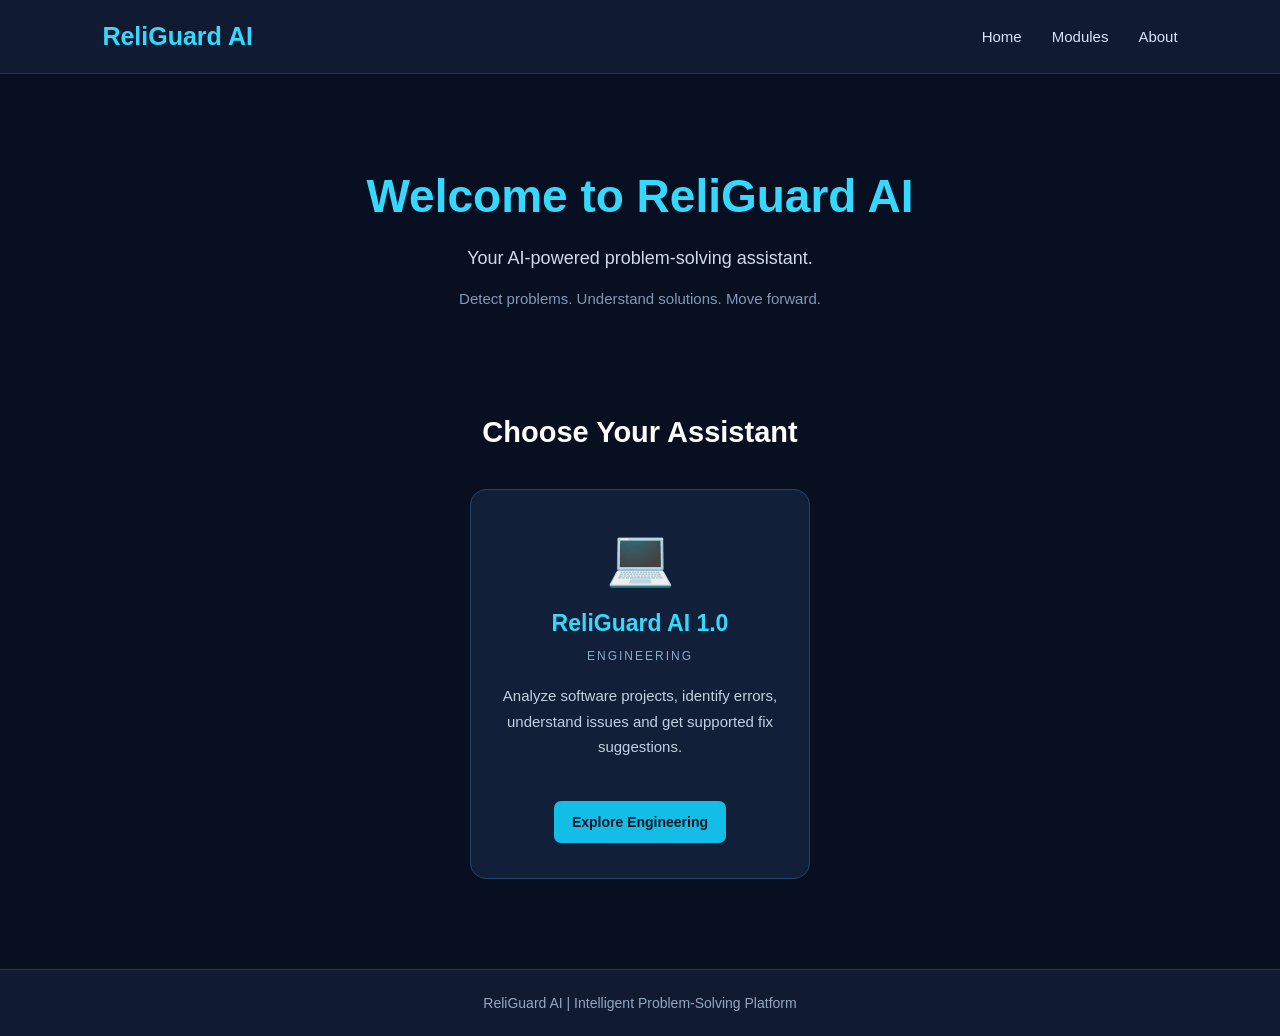
<file: index.html>
<!DOCTYPE html>
<html lang="en">
<head>
    <meta charset="UTF-8">
    <meta name="viewport" content="width=device-width, initial-scale=1.0">
    <title>ReliGuard AI</title>
    <link rel="stylesheet" href="style.css">
</head>
<body>

<header class="navbar">
    <h2>ReliGuard AI</h2>
    <nav>
        <a href="#home">Home</a>
        <a href="#modules">Modules</a>
        <a href="#about">About</a>
    </nav>
</header>

<main>
    <section class="hero" id="home">
        <h1>Welcome to ReliGuard AI</h1>
        <p>Your AI-powered problem-solving assistant.</p>
        <p class="tagline">
            Detect problems. Understand solutions. Move forward.
        </p>
    </section>

    <section class="modules" id="modules">
        <h2>Choose Your Assistant</h2>

        <div class="module-container">
            <div class="module-card">
                <div class="module-icon">
                    <span>💻</span>
                </div>

                <h3>ReliGuard AI 1.0</h3>
                <p class="category">ENGINEERING</p>

                <p>
                    Analyze software projects, identify errors,
                    understand issues and get supported fix suggestions.
                </p>

                <button
                    type="button"
                    onclick="window.location.href='engineering/index.html'">
                    Explore Engineering
                </button>
            </div>
        </div>
    </section>
</main>

<footer id="about">
    <p>ReliGuard AI | Intelligent Problem-Solving Platform</p>
</footer>

<script src="script.js"></script>
</body>
</html>
</file>
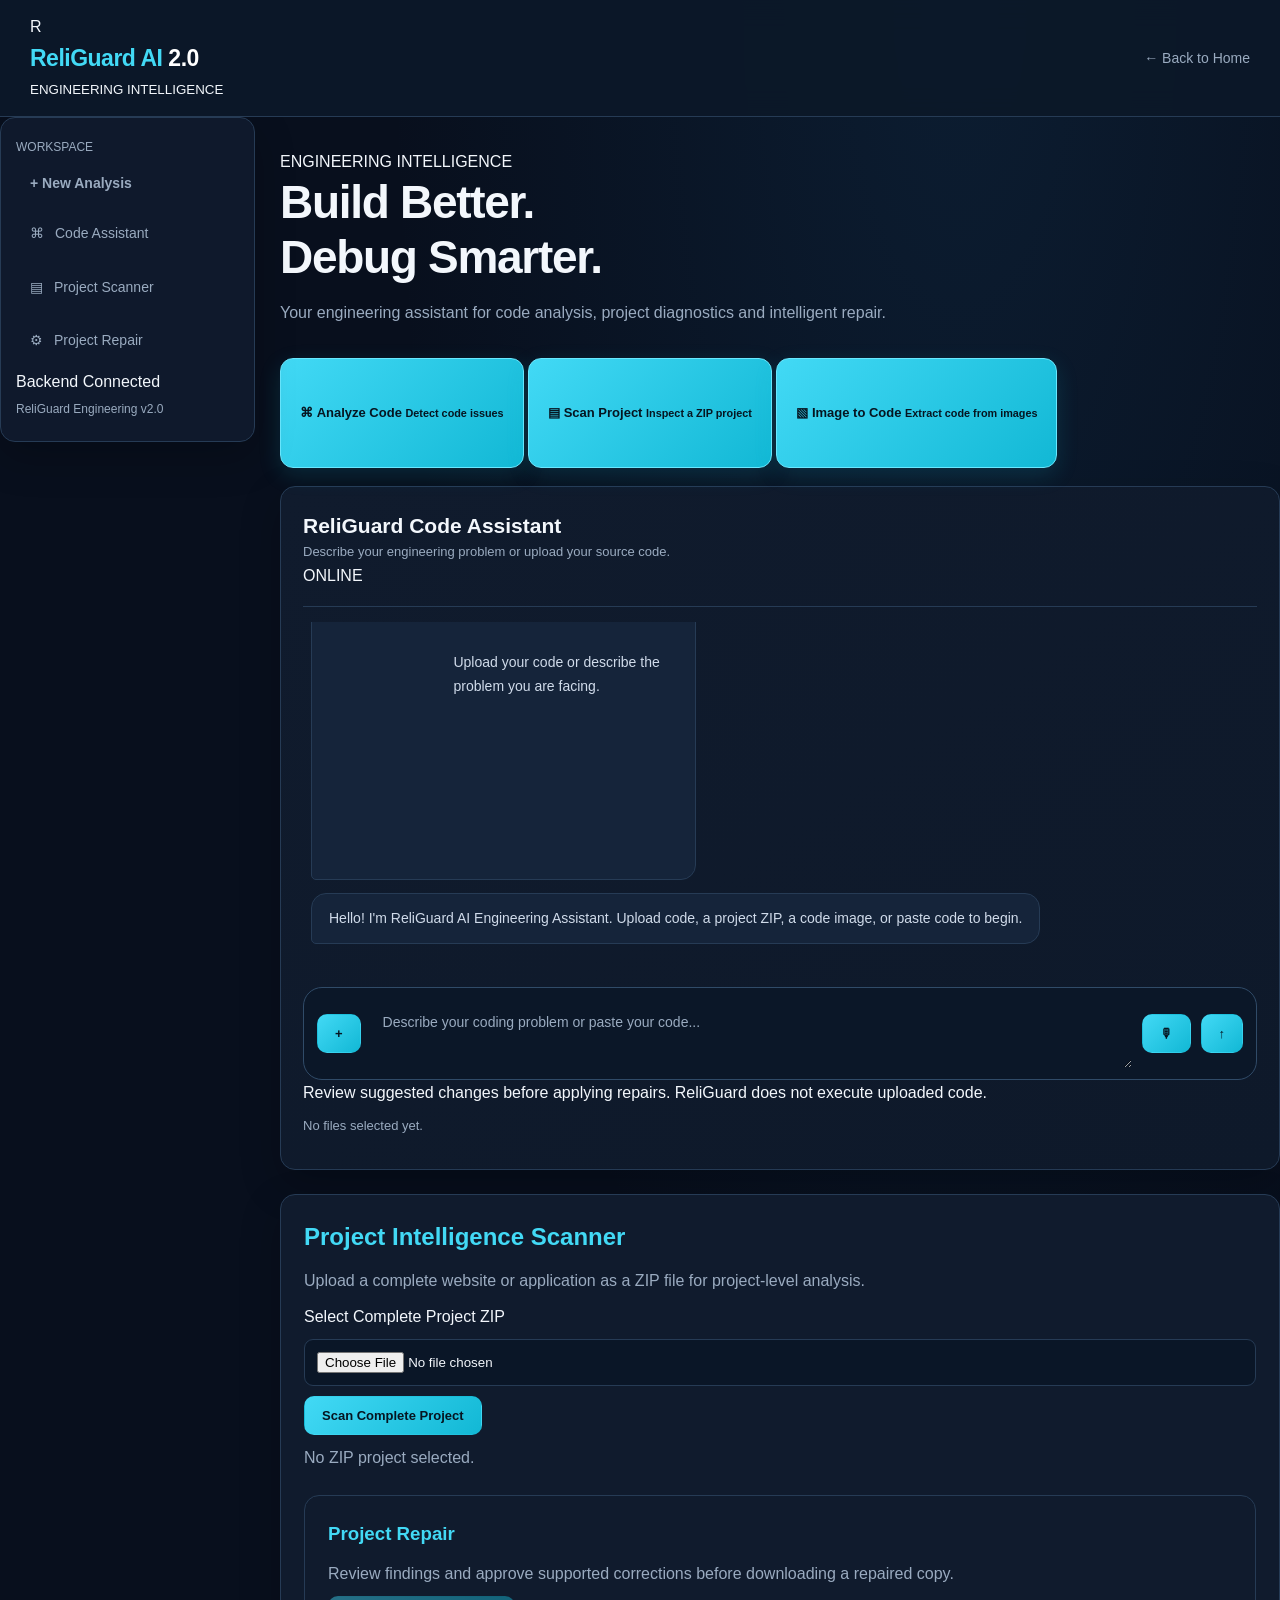
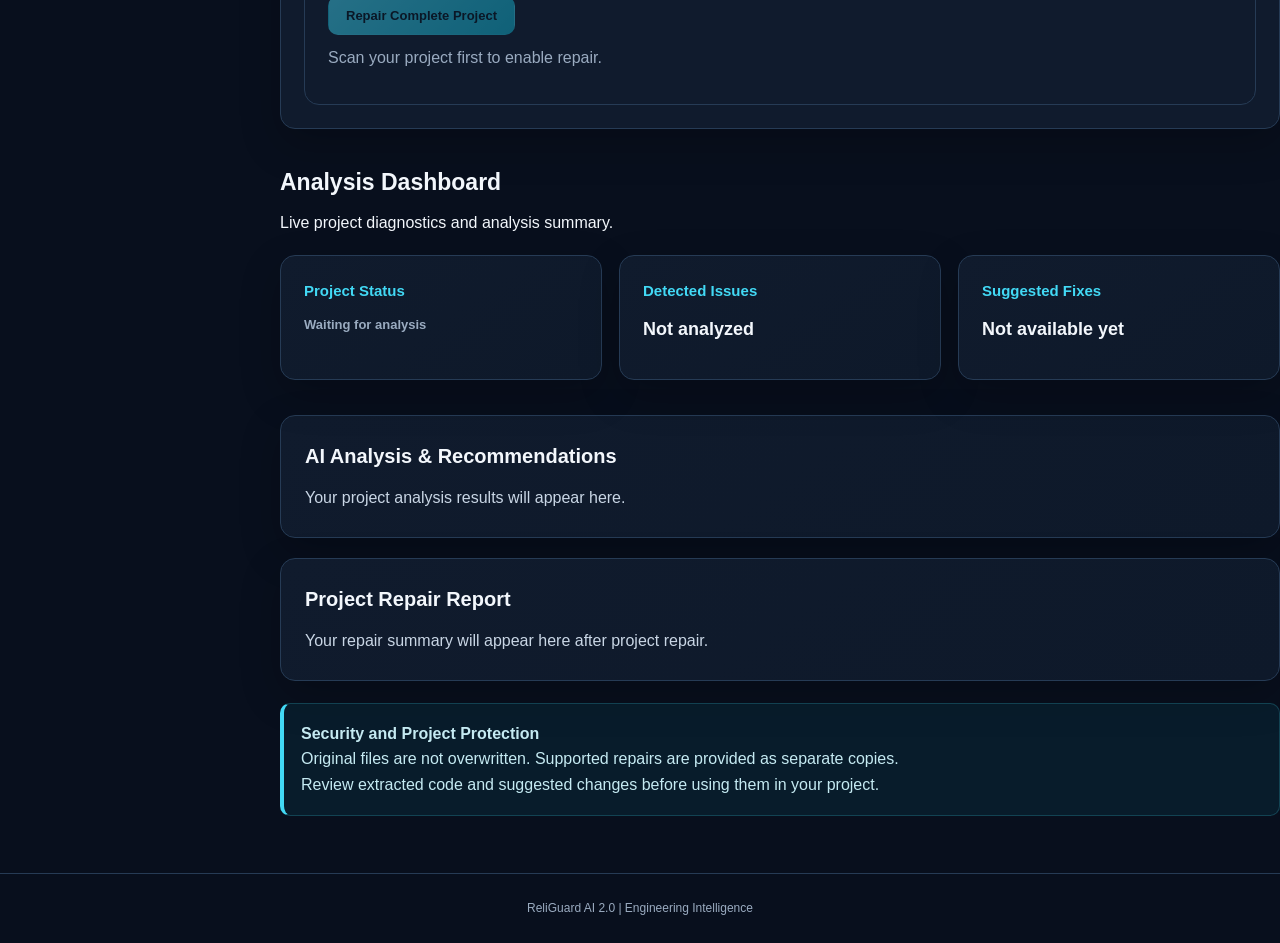
<file: engineering/index.html>
<!DOCTYPE html>
<html lang="en">
<head>
    <meta charset="UTF-8">
    <meta name="viewport" content="width=device-width, initial-scale=1.0">

    <title>ReliGuard AI 2.0 | Engineering Intelligence</title>

    <link rel="stylesheet" href="engineering.css">
</head>

<body>

    <!-- NAVIGATION -->
    <header class="navbar">

        <div class="brand">
            <div class="brand-icon">R</div>

            <div>
                <h2>ReliGuard AI <span>2.0</span></h2>
                <small>ENGINEERING INTELLIGENCE</small>
            </div>
        </div>

        <a href="../index.html" class="back-link">
            ← Back to Home
        </a>

    </header>


    <main class="workspace">

        <!-- SIDEBAR -->
        <aside class="sidebar">

            <div class="sidebar-top">

                <p class="sidebar-label">WORKSPACE</p>

                <button class="new-chat-btn" id="newChatBtn">
                    + New Analysis
                </button>

                <div class="sidebar-item active">
                    <span>⌘</span>
                    Code Assistant
                </div>

                <div class="sidebar-item" id="openProjectScanner">
                    <span>▤</span>
                    Project Scanner
                </div>

                <div class="sidebar-item" id="openRepair">
                    <span>⚙</span>
                    Project Repair
                </div>

            </div>

            <div class="sidebar-bottom">

                <div class="backend-indicator">
                    <span class="status-dot"></span>
                    Backend Connected
                </div>

                <small>ReliGuard Engineering v2.0</small>

            </div>

        </aside>


        <!-- MAIN CONTENT -->
        <section class="main-panel">

            <!-- WELCOME -->
            <section class="welcome">

                <div class="welcome-badge">
                    ENGINEERING INTELLIGENCE
                </div>

                <h1>
                    Build Better.<br>
                    <span>Debug Smarter.</span>
                </h1>

                <p>
                    Your engineering assistant for code analysis,
                    project diagnostics and intelligent repair.
                </p>

            </section>


            <!-- QUICK ACTIONS -->
            <section class="quick-actions">

                <button class="action-card" id="quickAnalyze">
                    <span class="action-icon">⌘</span>

                    <span>
                        <strong>Analyze Code</strong>
                        <small>Detect code issues</small>
                    </span>
                </button>

                <button class="action-card" id="quickProject">
                    <span class="action-icon">▤</span>

                    <span>
                        <strong>Scan Project</strong>
                        <small>Inspect a ZIP project</small>
                    </span>
                </button>

                <button class="action-card" id="quickImage">
                    <span class="action-icon">▧</span>

                    <span>
                        <strong>Image to Code</strong>
                        <small>Extract code from images</small>
                    </span>
                </button>

            </section>


            <!-- CHAT AREA -->
            <section class="chat-workspace">

                <div class="chat-heading">

                    <div>
                        <h2>ReliGuard Code Assistant</h2>

                        <p>
                            Describe your engineering problem
                            or upload your source code.
                        </p>
                    </div>

                    <span class="online-status">
                        <span class="status-dot"></span>
                        ONLINE
                    </span>

                </div>


                <!-- CHAT MESSAGES -->
                <div
                    id="chatMessages"
                    class="chat-messages"
                    aria-live="polite"
                >

                    <div class="assistant-message">

                        <div class="message-avatar">
                            R
                        </div>

                        <div class="message-content">

                            <strong>ReliGuard AI</strong>

                            <p>
                                Welcome to ReliGuard Engineering.
                                I can help inspect your source code,
                                identify potential issues, analyze
                                complete projects and suggest
                                supported corrections.
                            </p>

                            <p>
                                Upload your code or describe the
                                problem you are facing.
                            </p>

                        </div>

                    </div>

                </div>


                <!-- COMPOSER -->
                <div class="composer">

                    <!-- ATTACHMENT MENU -->
                    <div class="attachment-wrapper">

                        <button
                            type="button"
                            id="attachmentBtn"
                            class="attachment-btn"
                            aria-label="Open attachment options"
                        >
                            +
                        </button>

                        <div
                            id="attachmentMenu"
                            class="attachment-menu hidden"
                        >

                            <button type="button" id="uploadCodeOption">
                                <span>⌘</span>
                                Upload Code Files
                            </button>

                            <button type="button" id="uploadImageOption">
                                <span>▧</span>
                                Upload Image
                            </button>

                            <button type="button" id="cameraOption">
                                <span>◉</span>
                                Use Camera
                            </button>

                            <button type="button" id="uploadZipOption">
                                <span>▤</span>
                                Upload Project ZIP
                            </button>

                        </div>

                    </div>


                    <!-- MESSAGE INPUT -->
                    <textarea
                        id="chatInput"
                        placeholder="Describe your coding problem or paste your code..."
                        rows="2"
                    ></textarea>


                    <!-- MICROPHONE PLACEHOLDER -->
                    <button
                        type="button"
                        id="micBtn"
                        class="mic-btn"
                        title="Voice input"
                        aria-label="Voice input"
                    >
                        🎙
                    </button>


                    <!-- SEND -->
                    <button
                        type="button"
                        id="sendBtn"
                        class="send-btn"
                        aria-label="Send message"
                    >
                        ↑
                    </button>

                </div>


                <p class="composer-note">
                    Review suggested changes before applying repairs.
                    ReliGuard does not execute uploaded code.
                </p>


                <!-- HIDDEN FILE INPUTS -->
                <input
                    type="file"
                    id="projectFile"
                    multiple
                    accept=".py,.js,.html,.css,.java,.cpp,.c,.json,.txt"
                    hidden
                >

                <input
                    type="file"
                    id="imageFile"
                    accept="image/*"
                    hidden
                >

                <input
                    type="file"
                    id="cameraFile"
                    accept="image/*"
                    capture="environment"
                    hidden
                >

                <input
                    type="file"
                    id="zipProject"
                    accept=".zip"
                    hidden
                >

                <!-- FILE STATUS -->
                <div
                    id="fileStatus"
                    class="file-status"
                    aria-live="polite"
                >
                    No files selected yet.
                </div>

            </section>


            <!-- PROJECT SCANNER -->
            <section class="tool-section" id="projectScanner">

                <div class="section-heading">
                    <h2>Project Intelligence Scanner</h2>

                    <p>
                        Upload a complete website or application
                        as a ZIP file for project-level analysis.
                    </p>
                </div>

                <label for="zipProjectVisible">
                    Select Complete Project ZIP
                </label>

                <input
                    type="file"
                    id="zipProjectVisible"
                    accept=".zip"
                >

                <button id="scanZipBtn">
                    Scan Complete Project
                </button>

                <p id="zipStatus" aria-live="polite">
                    No ZIP project selected.
                </p>

                <div class="repair-section" id="repairSection">

                    <h3>Project Repair</h3>

                    <p>
                        Review findings and approve supported
                        corrections before downloading a repaired copy.
                    </p>

                    <button id="repairZipBtn" disabled>
                        Repair Complete Project
                    </button>

                    <p id="repairStatus" aria-live="polite">
                        Scan your project first to enable repair.
                    </p>

                </div>

            </section>


            <!-- ANALYSIS DASHBOARD -->
            <section class="results">

                <div class="section-heading">
                    <h2>Analysis Dashboard</h2>

                    <p>
                        Live project diagnostics and analysis summary.
                    </p>
                </div>

                <div class="result-grid">

                    <div class="result-card">
                        <h3>Project Status</h3>

                        <p id="projectStatus">
                            Waiting for analysis
                        </p>
                    </div>

                    <div class="result-card">
                        <h3>Detected Issues</h3>

                        <p id="issueCount">
                            Not analyzed
                        </p>
                    </div>

                    <div class="result-card">
                        <h3>Suggested Fixes</h3>

                        <p id="fixStatus">
                            Not available yet
                        </p>
                    </div>

                </div>

            </section>


            <!-- ANALYSIS OUTPUT -->
            <section class="output-card">

                <h2>AI Analysis & Recommendations</h2>

                <div id="analysisOutput" aria-live="polite">

                    <p>
                        Your project analysis results will appear here.
                    </p>

                </div>

            </section>


            <!-- REPAIR OUTPUT -->
            <section class="output-card">

                <h2>Project Repair Report</h2>

                <div id="repairReport" aria-live="polite">

                    <p>
                        Your repair summary will appear here
                        after project repair.
                    </p>

                </div>

            </section>


            <!-- CAMERA PREVIEW -->
            <section
                class="camera-section hidden"
                id="cameraSection"
            >

                <h3>Camera Capture</h3>

                <video
                    id="cameraPreview"
                    autoplay
                    playsinline
                ></video>

                <button id="captureImageBtn">
                    Capture Image
                </button>

                <button id="closeCameraBtn">
                    Close Camera
                </button>

                <canvas id="cameraCanvas" hidden></canvas>

            </section>


            <!-- SAFETY -->
            <section class="safety-note">

                <strong>Security and Project Protection</strong>

                <p>
                    Original files are not overwritten.
                    Supported repairs are provided as separate copies.
                </p>

                <p>
                    Review extracted code and suggested changes
                    before using them in your project.
                </p>

            </section>

        </section>

    </main>

    <footer>
        ReliGuard AI 2.0 | Engineering Intelligence
    </footer>


    <script src="engineering.js"></script>

</body>
</html>
</file>
<file: style.css>
* {
    margin: 0;
    padding: 0;
    box-sizing: border-box;
}

html {
    scroll-behavior: smooth;
}

body {
    font-family: Arial, sans-serif;
    background: #080f20;
    color: #ffffff;
    min-height: 100vh;
}

/* Navigation */
.navbar {
    display: flex;
    justify-content: space-between;
    align-items: center;
    padding: 22px 8%;
    background: #101b32;
    border-bottom: 1px solid #203653;
}

.navbar h2 {
    color: #35d8ff;
    font-size: 25px;
}

nav {
    display: flex;
    gap: 30px;
}

nav a {
    color: #d5e5f5;
    text-decoration: none;
    font-size: 15px;
}

nav a:hover {
    color: #35d8ff;
}

/* Hero section */
.hero {
    text-align: center;
    padding: 95px 20px 75px;
}

.hero h1 {
    font-size: 46px;
    color: #35d8ff;
    margin-bottom: 20px;
}

.hero p {
    color: #d0dbea;
    font-size: 18px;
    line-height: 1.7;
}

.hero .tagline {
    color: #7e9ab8;
    margin-top: 12px;
    font-size: 15px;
}

/* Engineering module */
.modules {
    padding: 30px 8% 90px;
    text-align: center;
}

.modules > h2 {
    font-size: 29px;
    margin-bottom: 40px;
    color: #ffffff;
}

.module-container {
    display: flex;
    justify-content: center;
    gap: 30px;
    flex-wrap: wrap;
}

.module-card {
    background: #111f38;
    border: 1px solid #244568;
    border-radius: 16px;
    padding: 35px 28px;
    width: 340px;
    min-height: 360px;
    text-align: center;
    transition: 0.3s ease;
}

.module-card:hover {
    transform: translateY(-7px);
    border-color: #35d8ff;
    box-shadow: 0 8px 30px rgba(53, 216, 255, 0.12);
}

/* Engineering icon */
.module-icon {
    font-size: 55px;
    margin-bottom: 20px;
}

.module-card h3 {
    color: #35d8ff;
    font-size: 23px;
    margin-bottom: 12px;
}

.category {
    color: #8ca8c7;
    font-size: 12px;
    letter-spacing: 2px;
    margin-bottom: 20px;
}

.module-card > p:not(.category) {
    color: #c2d0e1;
    font-size: 15px;
    line-height: 1.7;
    min-height: 100px;
}

.module-card button {
    background: #13bde5;
    color: #061426;
    border: none;
    border-radius: 7px;
    padding: 13px 18px;
    font-size: 14px;
    font-weight: bold;
    cursor: pointer;
    margin-top: 18px;
}

.module-card button:hover {
    background: #ffffff;
}

/* Footer */
footer {
    background: #101b32;
    border-top: 1px solid #203653;
    text-align: center;
    padding: 25px;
    color: #91a7c0;
    font-size: 14px;
}

/* Mobile responsive design */
@media (max-width: 600px) {
    .navbar {
        flex-direction: column;
        gap: 18px;
    }

    nav {
        gap: 18px;
    }

    .hero h1 {
        font-size: 32px;
    }

    .module-card {
        width: 100%;
    }
}
</file>
<file: engineering/engineering.css>
/* ==========================================
   RELIGUARD AI 2.0 — ENGINEERING INTERFACE
   Professional AI Workspace
========================================== */

:root {
    --bg: #080f1d;
    --surface: #101b2d;
    --surface-2: #15243a;
    --surface-3: #1b2d45;
    --border: #263b55;
    --cyan: #42d9f5;
    --cyan-dark: #12b8d5;
    --text: #f3f7fc;
    --muted: #9aabc0;
    --success: #42d99b;
    --danger: #ff737e;
    --warning: #ffca70;
    --sidebar-width: 255px;
    --radius: 15px;
    --shadow: 0 15px 40px rgba(0, 0, 0, .22);
}

* {
    margin: 0;
    padding: 0;
    box-sizing: border-box;
}

html {
    scroll-behavior: smooth;
}

body {
    min-height: 100vh;
    background:
        radial-gradient(ellipse at 75% 0%, rgba(28, 91, 139, .18), transparent 42%),
        var(--bg);
    color: var(--text);
    font-family: Inter, "Segoe UI", Arial, sans-serif;
    line-height: 1.6;
    overflow-x: hidden;
}

/* NAVBAR */

.navbar {
    min-height: 76px;
    padding: 14px 30px;
    display: flex;
    justify-content: space-between;
    align-items: center;
    background: rgba(12, 24, 41, .96);
    border-bottom: 1px solid var(--border);
    position: sticky;
    top: 0;
    z-index: 100;
    backdrop-filter: blur(14px);
}

.navbar h2 {
    font-size: 23px;
    font-weight: 750;
    letter-spacing: -.5px;
    color: var(--cyan);
}

.navbar h2 span {
    color: white;
}

.navbar a {
    color: var(--muted);
    text-decoration: none;
    font-size: 14px;
    transition: .2s;
}

.navbar a:hover {
    color: var(--cyan);
}

/* MAIN PAGE */

.container {
    width: min(1440px, 96%);
    margin: 0 auto;
    padding: 25px 20px 50px;
}

.welcome {
    padding: 32px 0;
}

.tag {
    color: var(--cyan);
    font-size: 11px;
    font-weight: 800;
    letter-spacing: 3px;
    margin-bottom: 12px;
}

.welcome h1 {
    font-size: clamp(30px, 4vw, 46px);
    line-height: 1.2;
    letter-spacing: -1.3px;
    margin-bottom: 15px;
    color: var(--text);
}

.welcome p {
    color: var(--muted);
    max-width: 750px;
}

/* WORKSPACE LAYOUT */

.workspace {
    display: grid;
    grid-template-columns: var(--sidebar-width) minmax(0, 1fr);
    gap: 25px;
    align-items: start;
    width: 100%;
}

.main-panel {
    min-width: 0;
    width: 100%;
}

.sidebar {
    background: rgba(16, 27, 45, .96);
    border: 1px solid var(--border);
    border-radius: var(--radius);
    padding: 20px 15px;
    box-shadow: var(--shadow);
    position: sticky;
    top: 95px;
}

.sidebar h3 {
    color: var(--muted);
    font-size: 11px;
    letter-spacing: 1.8px;
    margin: 12px 10px;
}

/* SIDEBAR ITEMS */

.sidebar button,
.sidebar a,
.sidebar-item {
    display: flex;
    align-items: center;
    gap: 11px;
    width: 100%;
    padding: 12px 13px;
    margin: 5px 0;
    border: 1px solid transparent;
    border-radius: 10px;
    background: transparent;
    color: var(--muted);
    text-align: left;
    text-decoration: none;
    font-size: 14px;
    cursor: pointer;
    transition: background .2s, color .2s, border .2s;
}

/* Remove permanent selected appearance */

.sidebar-item.active {
    background: transparent;
    border-color: transparent;
    color: var(--muted);
}

/* Highlight only on hover */

.sidebar button:hover,
.sidebar a:hover,
.sidebar-item:hover,
.sidebar-item.active:hover {
    background: rgba(66, 217, 245, .09);
    border-color: rgba(66, 217, 245, .25);
    color: var(--cyan);
}

.sidebar-item {
    cursor: pointer;
}

.sidebar p,
.sidebar small {
    color: var(--muted);
    font-size: 12px;
}

/* GENERAL SECTIONS */

.upload-card,
.output-card,
.chat-container,
.chat-workspace,
.result-card,
.tool-section,
.action-card {
    background: linear-gradient(145deg, var(--surface), #0e192a);
    border: 1px solid var(--border);
    border-radius: var(--radius);
    box-shadow: var(--shadow);
}

.upload-card,
.output-card {
    padding: 24px;
    margin: 20px 0;
}

.upload-card h2,
.output-card h2 {
    color: var(--text);
    font-size: 20px;
    margin-bottom: 12px;
}

.upload-card h3 {
    color: var(--cyan);
    margin-bottom: 10px;
}

.upload-card p {
    color: var(--muted);
    margin: 10px 0;
}

/* WELCOME QUICK ACTION CARDS */

.action-card {
    padding: 19px;
    min-height: 110px;
    cursor: pointer;
    transition: .25s ease;
}

/* Explicit high-contrast styling for all three actions */

#quickAnalyze,
#quickProject,
#quickImage {
    background: linear-gradient(135deg, #42d9f5, #12b8d5);
    color: #061521 !important;
    border: 1px solid #69e8ff;
    border-radius: 13px;
    font-weight: 800;
    text-align: left;
    box-shadow: 0 7px 22px rgba(18, 184, 213, .16);
}

/* Make action titles readable */

#quickAnalyze h3,
#quickProject h3,
#quickImage h3,
.action-card h3 {
    color: #061521 !important;
    font-size: 16px;
    font-weight: 800;
    margin-bottom: 5px;
}

/* Make action descriptions readable */

#quickAnalyze p,
#quickProject p,
#quickImage p,
.action-card p {
    color: #123247 !important;
    font-size: 12px;
    font-weight: 650;
    line-height: 1.5;
    margin-bottom: 5px;
}

/* Icons inside quick action cards */

#quickAnalyze i,
#quickProject i,
#quickImage i,
#quickAnalyze svg,
#quickProject svg,
#quickImage svg,
#quickAnalyze .icon,
#quickProject .icon,
#quickImage .icon {
    color: #061521 !important;
    fill: currentColor;
}

#quickAnalyze:hover,
#quickProject:hover,
#quickImage:hover,
.action-card:hover {
    transform: translateY(-3px);
    filter: brightness(1.08);
    border-color: white;
    box-shadow: 0 10px 28px rgba(18, 184, 213, .25);
}

/* CHAT WORKSPACE */

.chat-workspace,
.chat-container {
    display: flex;
    flex-direction: column;
    min-height: 610px;
    height: min(76vh, 780px);
    padding: 22px;
    margin: 18px 0;
    overflow: hidden;
}

.chat-heading,
.chat-header {
    padding-bottom: 17px;
    margin-bottom: 15px;
    border-bottom: 1px solid var(--border);
}

.chat-heading h2,
.chat-header h2 {
    font-size: 21px;
    color: var(--text);
    font-weight: 700;
}

.chat-heading p,
.chat-header p {
    color: var(--muted);
    font-size: 13px;
}

/* ONLINE STATUS */

#fileStatus,
#projectStatus,
.status {
    margin: 10px 0;
    color: var(--muted);
    font-size: 13px;
    overflow-wrap: anywhere;
}

/* CHAT MESSAGES */

.chat-messages,
#chatMessages {
    flex: 1;
    min-height: 200px;
    overflow-y: auto;
    padding: 15px 8px;
    scroll-behavior: smooth;
}

.chat-message,
.assistant-message {
    max-width: 85%;
    width: fit-content;
    padding: 13px 17px;
    margin: 13px 0;
    border-radius: 15px;
    white-space: pre-wrap;
    overflow-wrap: anywhere;
    font-size: 14px;
    line-height: 1.7;
}

.user-message {
    margin-left: auto;
    background: #123d55;
    color: #f2fbff;
    border: 1px solid #24617e;
    border-bottom-right-radius: 5px;
}

.bot-message,
.assistant-message {
    margin-right: auto;
    background: var(--surface-2);
    color: #d0dbea;
    border: 1px solid var(--border);
    border-bottom-left-radius: 5px;
}

.chat-message h3 {
    color: var(--cyan);
    margin-bottom: 7px;
}

/* CHAT INPUT AREA */

.composer,
.chat-composer {
    display: flex;
    align-items: center;
    gap: 10px;
    width: 100%;
    padding: 11px 13px;
    margin-top: 15px;
    background: #0b1728;
    border: 1px solid #304b68;
    border-radius: 19px;
    transition: border .2s, box-shadow .2s;
}

.composer:focus-within,
.chat-composer:focus-within {
    border-color: var(--cyan);
    box-shadow: 0 0 0 3px rgba(66, 217, 245, .08);
}

.composer textarea,
.chat-composer textarea,
#chatInput {
    flex: 1;
    min-width: 0;
    min-height: 48px;
    max-height: 150px;
    padding: 12px;
    resize: vertical;
    outline: none;
    border: none;
    background: transparent;
    color: var(--text);
    font: inherit;
    font-size: 14px;
}

.composer textarea::placeholder,
.chat-composer textarea::placeholder,
#chatInput::placeholder {
    color: #9aabc0;
    opacity: 1;
}

.composer button,
.chat-composer button {
    flex-shrink: 0;
    margin: 0;
}

/* BUTTONS */

button {
    padding: 11px 17px;
    border: 1px solid transparent;
    border-radius: 10px;
    background: linear-gradient(135deg, var(--cyan), var(--cyan-dark));
    color: #061521;
    font-size: 13px;
    font-weight: 750;
    cursor: pointer;
    transition: .2s ease;
}

button:hover:not(:disabled) {
    filter: brightness(1.1);
    transform: translateY(-1px);
}

button:disabled {
    opacity: .45;
    cursor: not-allowed;
    transform: none;
}

.icon-button {
    width: 43px;
    height: 43px;
    padding: 0;
    border-radius: 13px;
    font-size: 19px;
}

.send-button {
    min-width: 75px;
}

/* ATTACHMENT MENU */

.attachment-wrapper {
    position: relative;
    flex-shrink: 0;
}

.attachment-menu {
    display: none;
    position: absolute;
    bottom: 57px;
    left: 0;
    z-index: 200;
    width: 205px;
    padding: 8px;
    background: #17263b;
    border: 1px solid #38516e;
    border-radius: 13px;
    box-shadow: 0 15px 40px rgba(0, 0, 0, .45);
}

.attachment-menu.show {
    display: block;
}

.attachment-menu button {
    display: flex;
    align-items: center;
    gap: 10px;
    width: 100%;
    padding: 12px;
    margin: 2px 0;
    background: transparent;
    color: #dce8f5;
    border: none;
    text-align: left;
    font-weight: 500;
}

.attachment-menu button:hover {
    background: #263b55;
    color: var(--cyan);
}

/* INPUTS */

input,
textarea,
select {
    font-family: inherit;
}

.upload-card input,
.upload-card textarea,
.tool-section input {
    width: 100%;
    padding: 12px;
    margin: 10px 0;
    border: 1px solid var(--border);
    border-radius: 9px;
    background: #0a1627;
    color: var(--text);
}

input[type="file"] {
    cursor: pointer;
}

/* STATUS COLORS */

.success {
    color: var(--success) !important;
}

.error {
    color: var(--danger) !important;
}

.warning {
    color: var(--warning) !important;
}

/* PROJECT SCANNER AND REPAIR */

#projectScanner,
#repairSection,
.repair-section {
    scroll-margin-top: 100px;
    margin-top: 24px;
    padding: 23px;
    background: var(--surface);
    border: 1px solid var(--border);
    border-radius: var(--radius);
}

#projectScanner h2,
.repair-section h3,
#repairSection h3 {
    color: var(--cyan);
    margin-bottom: 12px;
}

#projectScanner p,
.repair-section p {
    color: var(--muted);
    margin: 10px 0;
}

/* DASHBOARD */

.results {
    margin: 35px 0;
}

.results h2 {
    margin-bottom: 9px;
    color: var(--text);
    font-size: 23px;
}

.result-grid {
    display: grid;
    grid-template-columns: repeat(3, minmax(0, 1fr));
    gap: 17px;
    margin-top: 20px;
}

.result-card {
    padding: 23px;
    min-height: 125px;
    transition: .2s ease;
}

.result-card:hover {
    border-color: #3c718e;
    transform: translateY(-2px);
}

.result-card h3 {
    color: var(--cyan);
    font-size: 15px;
    margin-bottom: 12px;
}

.result-card p {
    color: var(--text);
    font-size: 18px;
    font-weight: 650;
    overflow-wrap: anywhere;
}

/* ANALYSIS OUTPUT */

#analysisOutput,
#repairReport {
    color: #c9d6e5;
    line-height: 1.8;
    overflow-wrap: anywhere;
}

#analysisOutput ul,
#repairReport ul {
    padding-left: 22px;
    margin: 12px 0;
}

#analysisOutput li,
#repairReport li {
    margin-bottom: 8px;
}

/* CAMERA */

.camera-section {
    padding: 20px;
    margin: 20px 0;
    background: var(--surface);
    border: 1px solid var(--border);
    border-radius: var(--radius);
}

#cameraPreview {
    display: block;
    width: 100%;
    max-width: 600px;
    margin: 15px auto;
    background: #000;
    border-radius: 13px;
}

#cameraCanvas {
    display: none;
}

/* SAFETY NOTE */

.safety-note {
    padding: 17px;
    margin: 22px 0;
    background: rgba(18, 184, 213, .08);
    border: 1px solid rgba(66, 217, 245, .2);
    border-left: 4px solid var(--cyan);
    border-radius: 10px;
    color: #c5eaf2;
}

/* FOOTER */

footer {
    padding: 25px;
    margin-top: 35px;
    text-align: center;
    color: var(--muted);
    border-top: 1px solid var(--border);
    font-size: 12px;
}

/* SCROLLBARS */

* {
    scrollbar-width: thin;
    scrollbar-color: #35516d transparent;
}

::-webkit-scrollbar {
    width: 7px;
}

::-webkit-scrollbar-thumb {
    background: #35516d;
    border-radius: 10px;
}

/* HIDDEN ELEMENTS */

.hidden {
    display: none !important;
}

/* RESPONSIVE */

@media (max-width: 1000px) {
    :root {
        --sidebar-width: 210px;
    }

    .result-grid {
        grid-template-columns: repeat(2, minmax(0, 1fr));
    }
}

@media (max-width: 760px) {
    .workspace {
        grid-template-columns: 1fr;
    }

    .sidebar {
        position: static;
        width: 100%;
    }

    .chat-workspace,
    .chat-container {
        height: 70vh;
        min-height: 500px;
        padding: 15px;
    }

    .container {
        width: 100%;
        padding: 15px;
    }

    .navbar {
        padding: 13px 17px;
    }

    .welcome h1 {
        font-size: 29px;
    }
}

@media (max-width: 520px) {
    .result-grid {
        grid-template-columns: 1fr;
    }

    .chat-message,
    .assistant-message {
        max-width: 95%;
    }

    .composer,
    .chat-composer {
        flex-wrap: wrap;
    }

    .composer textarea,
    .chat-composer textarea,
    #chatInput {
        flex-basis: 100%;
        order: -1;
    }

    .composer button,
    .chat-composer button {
        flex: 1;
    }

    .attachment-menu {
        left: 0;
        bottom: 55px;
    }

    .upload-card,
    .output-card {
        padding: 16px;
    }
}
</file>
